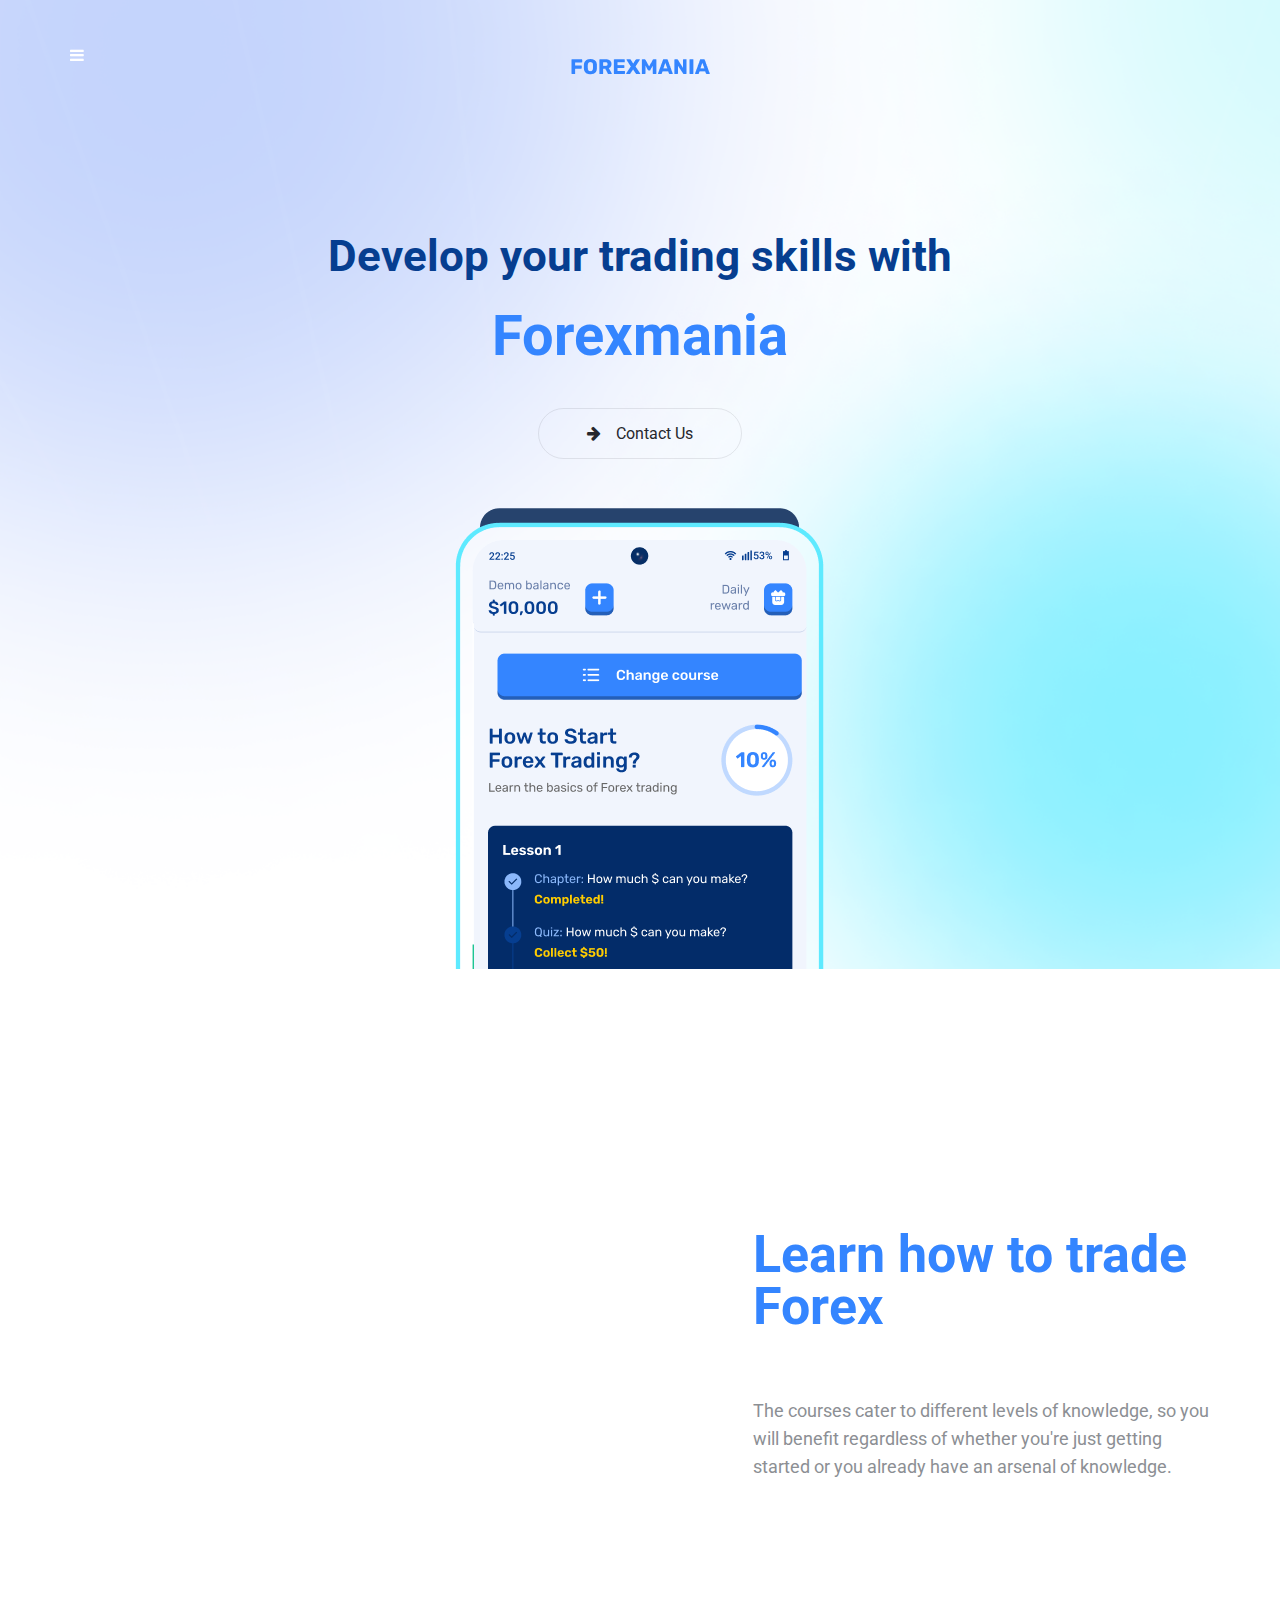
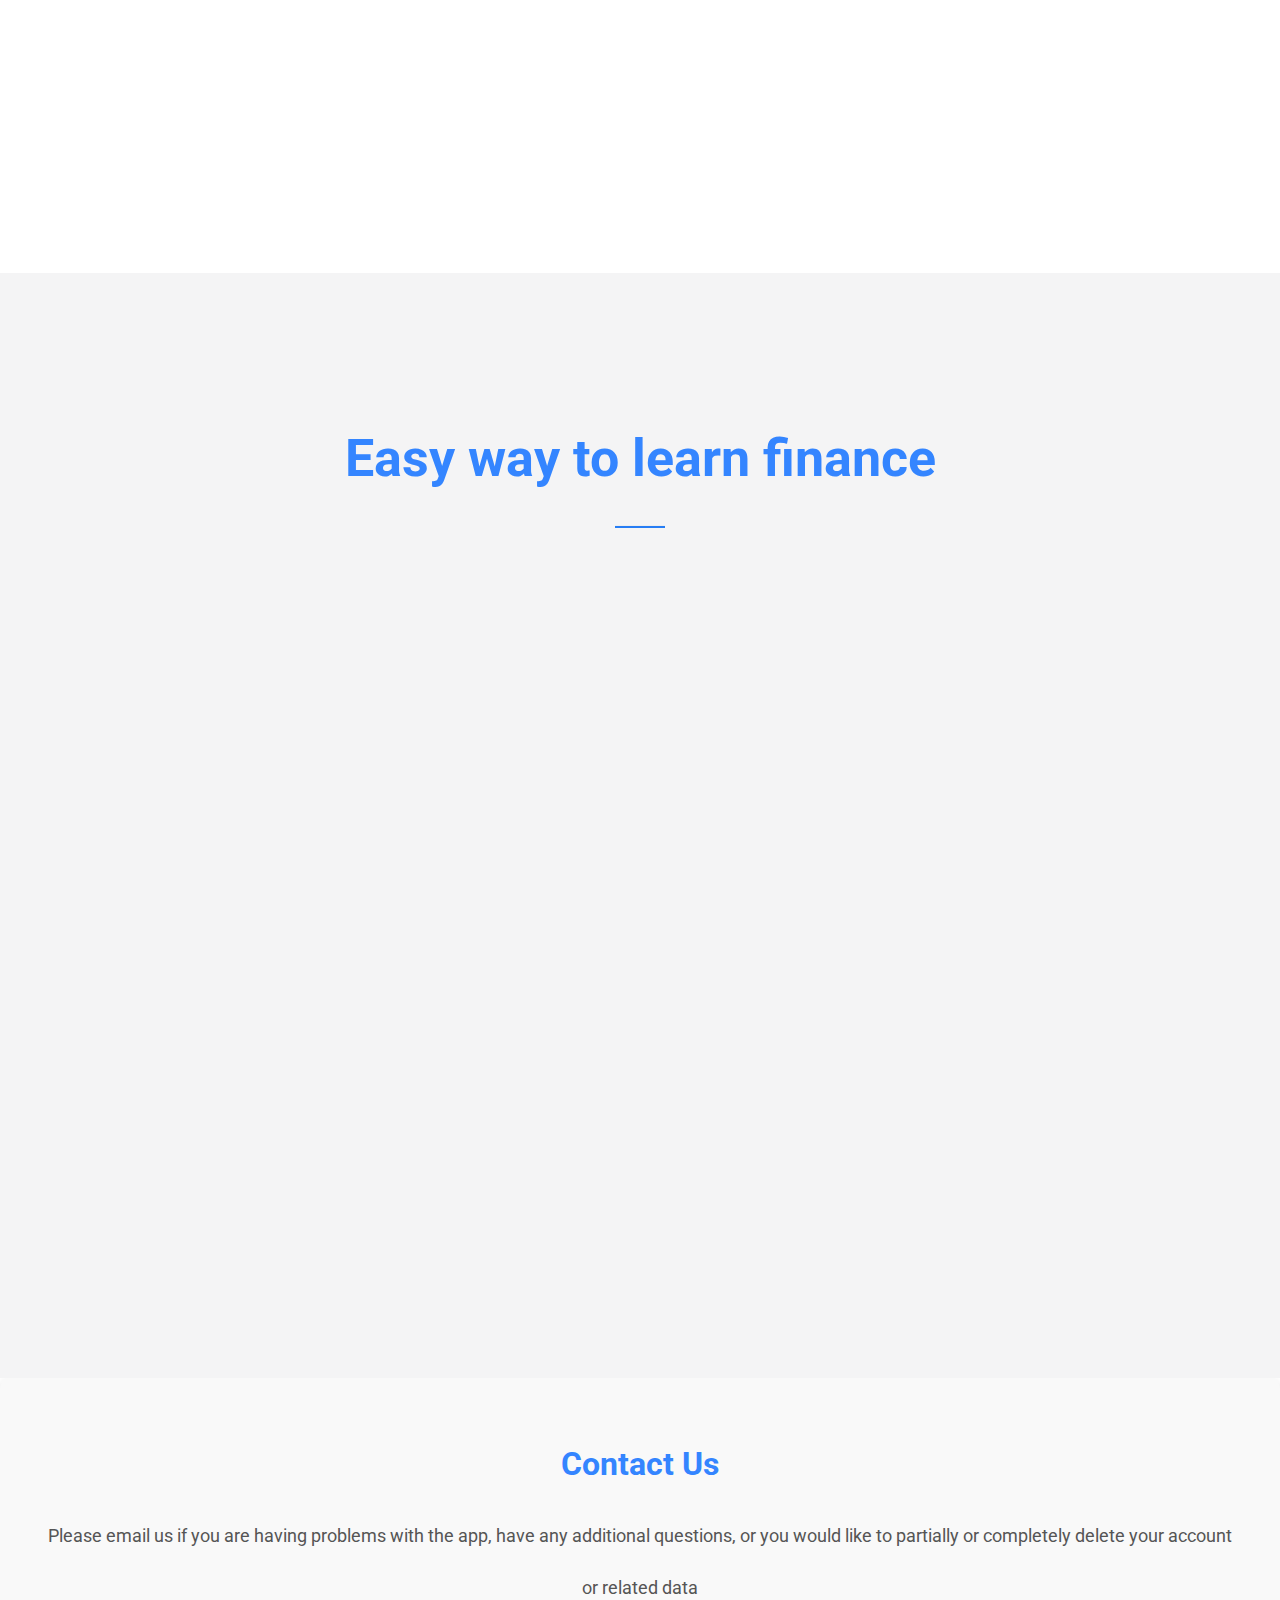
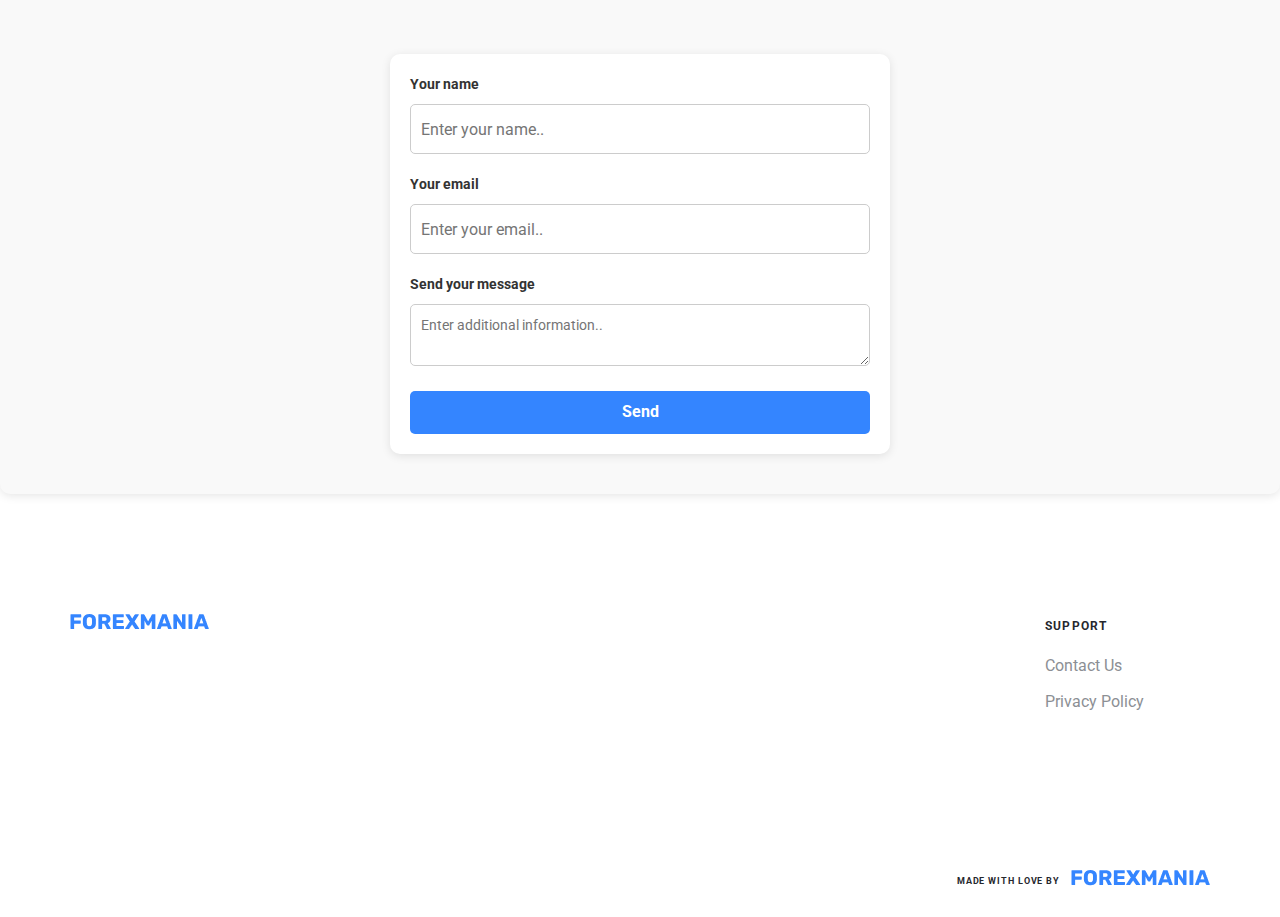
<file: index.html>
<!DOCTYPE html>
<html lang="en">
<head>
  <meta charset="utf-8">
  <meta http-equiv="X-UA-Compatible" content="IE=edge">
  <meta name="viewport" content="width=device-width, initial-scale=1">
  <!-- The above 3 meta tags *must* come first in the head; any other head content must come *after* these tags -->
  <title>Forexmania</title>
  <link rel="icon" href="images/favicon.png" type="image/x-icon">
  <link href='https://fonts.googleapis.com/css?family=Roboto:400,300,700,500' rel='stylesheet' type='text/css'>
  <link rel="stylesheet" href="fonts/font-awesome/css/font-awesome.min.css"> <!-- Font Awesome -->
  <link rel="stylesheet" href="css/normalize.css"> <!-- CSS reset -->
  <link rel="stylesheet" href="css/bootstrap.min.css"> <!-- Bootstrap Grid -->
  <link rel="stylesheet" href="https://cdn.linearicons.com/free/1.0.0/icon-font.min.css">
  <link rel="stylesheet" href="css/animate.min.css"><!-- Animate -->
	<link rel="stylesheet" href="css/style.css"> <!-- Resource style -->
  <link rel="stylesheet" href="css/magnific-popup.css"> <!-- Resource style -->


</head>
<body>

  <header id="main-nav">
    <div class="container">

      <a id="navigation" href="#"><i class="fa fa-bars"></i></a>

      <div id="slide_out_menu">
        <a href="#" class="menu-close"><i class="fa fa-times"></i></a>
        <div class="logo"><img src="images/logo.png" alt=""></div>
        <ul>
          <li><a href="contact.html" target="_blank">Contact Us</a></li>
        </ul>

        <!-- <div class="slide_out_menu_footer">
          <div class="more-info">
            
            <p>Download</a>
          </div>
          <ul class="socials">
            <a href="https://play.google.com/store/apps/details?id=com.forexmania.course" class="app_download"><img src="images/app-store-download.png" alt=""></a>
          </ul>
        </div> -->
      </div>

      <div class="row">
        <div class="col-md-4">
          <ul class="left">
            <li><a href="#"></a></li>
            <li><a href="#"></a></li>
            <li><a href="#"></a></li>
          </ul>
        </div>
        <div class="col-md-4 text-center">
          <a href="#" class="logo"><img src="images/logo.png" alt="New Providence"></a>
        </div>
        <div class="col-md-4">
          <ul class="right">
              <li><a href="#" class="help"></a></li>
              
              <!-- <a href="https://play.google.com/store/apps/details?id=com.forexmania.course" class="app_download"><img src="images/app-store-download.png" alt=""></a> -->
          </ul>
        </div>
      </div>
    </div>
  </header><!-- //Main Nav -->

  <section id="header">
    <div class="container">
      <div class="row">
        <div class="col-md-8 col-md-offset-2 text-center">
          <h1 class="wow fadeInUp" style="font-weight: bold; color: #063E90; font-size: 44px;">Develop your trading skills with </h1>
          <br>
          <p class="wow fadeInUp" style="font-weight: bold; color: #3485FF; font-size: 56px;" data-wow-delay=".2s">Forexmania</p>

          <a href="contact.html" class="btn btn-lg video-btn" target="_blank"><i class="fa fa-arrow-right"></i>Contact Us</a>

        </div>

        <!-- iPhone -->  
        <img class="header_iphone wow fadeInUp" src="images/header_iphone.png" alt="" data-wow-delay=".4s">
        <!-- //iPhone -->
  
      </div>
    </div>
  </section><!-- //Header -->

  

  <section id="iphone-feature">
    <div class="container">
      <div class="row">
        <div class="col-md-5 col-md-offset-7">
          <h2 style="font-weight: bold; color: #3485FF;">
            Learn how to trade Forex
          </h2>
          <p>
            The courses cater to different levels of knowledge, so you will benefit regardless of whether you're just getting started or you already have an arsenal of knowledge.
          </p>
          <div class="btns-container">
            
          </div>
        </div>

        <div class="iphone-showcase wow fadeInLeft">
          <div class="device">
            <img src="images/iphone-feature.png" alt="">
          </div>
        </div><!-- //iPhone Showcase -->


      </div>
    </div>
  </section><!-- //iPhone Feature -->


  <section id="iphone-screens">
    <div class="container">
      <div class="row">
        <div class="col-md-12 text-center">
          <h2 style="font-weight: bold; color: #3485FF;">Easy way to learn finance</h2>
          <hr>
        </div>
      </div>
    </div>

    <div class="images-showcase wow fadeIn">
      <ul class="images-list">
        <li>
          <img src="images/interface/img-1.png" alt="">
        </li>
        <li>
          <img src="images/interface/img-2.png" alt="">
        </li>
        <li class="main-img">
          <img src="images/interface/main-img.png" alt="">
        </li>
        <li>
          <img src="images/interface/img-3.png" alt="">
        </li>
        <li>
          <img src="images/interface/img-4.png" alt="">
        </li>
      </ul>
    </div>
    
  </section><!-- //iPhone Screens -->



  <section id="contacts2" class="contacts">

    <h2 class="heading"><span>Contact</span> Us</h2>

    <h2 class="heading2">Please email us if you are having problems with the app, have any additional questions, or you would like to partially or completely delete your account or related data</h2>

    <div class="row">

        <form action="https://api.web3forms.com/submit" method="POST">

            <input type="hidden" name="access_key" value="7797e5f2-b098-42be-9eb0-97a24c457461">

            <span>Your name</span>
            <input type="text" name="name" class="box" required placeholder="Enter your name.." autocomplete="off">

            <span>Your email</span>
            <input type="email" name="email" class="box" required placeholder="Enter your email.." autocomplete="off">

            <span>Send your message</span>
            <textarea name="additional_info" class="box" placeholder="Enter additional information.." autocomplete="off"></textarea>

            <input type="submit" value="Send" class="btn" name="send">

        </form>
    </div>
  </section>


  <footer id="footer">
    <div class="container footer-container">
      <div class="row">
        <div class="col-md-3">
          <img class="logo" src="images/logo.png" alt="">
          <!-- <p>Download and share Application</p> -->
          <!-- <a href="https://play.google.com/store/apps/details?id=com.forexmania.course" class="app_download"><img src="images/app-store-download.png" alt=""></a> -->
        </div>
        <div class="col-md-2 col-md-offset-3 col-sm-4 col-xs-6 footer-links">
          
        </div>
        <div class="col-md-2 col-sm-4 col-xs-6 footer-links">
          
        </div>
        <div class="col-md-2 col-sm-4 col-xs-6 footer-links">
          <ul>
            <li><p class="title">Support</p></li>
            <li><a href="contact.html" target="_blank">Contact Us</a></li>
            <li><a href="https://mystaralan.github.io/privacypolicy.io/privacy.html">Privacy Policy</a></li>
            
          </ul>
        </div>
      </div>
    </div>
    <div class="container copyright-container">
      <div class="row">
        <div class="col-md-6 text-left">
          <div class="more-info">
           
          </div>
        </div>
        <div class="col-md-6 text-right">
          <div class="made-by">Made with Love by <a href="index.html" target="_blank"><img src="images/logo.png" alt=""></a></div>
        </div>
      </div>
    </div>
  </footer>

  <script src="js/jquery-2.1.4.min.js"></script> <!-- jQuery -->
  <script src="js/bootstrap.min.js"></script>  <!-- Bootstrap -->
  <script src="js/wow.min.js"></script>  <!-- wow -->
  <script src="js/jquery.magnific-popup.min.js"></script>  <!-- wow -->
  <script src="js/main.js"></script>  <!-- Main Script -->
</body>
</html>
</file>
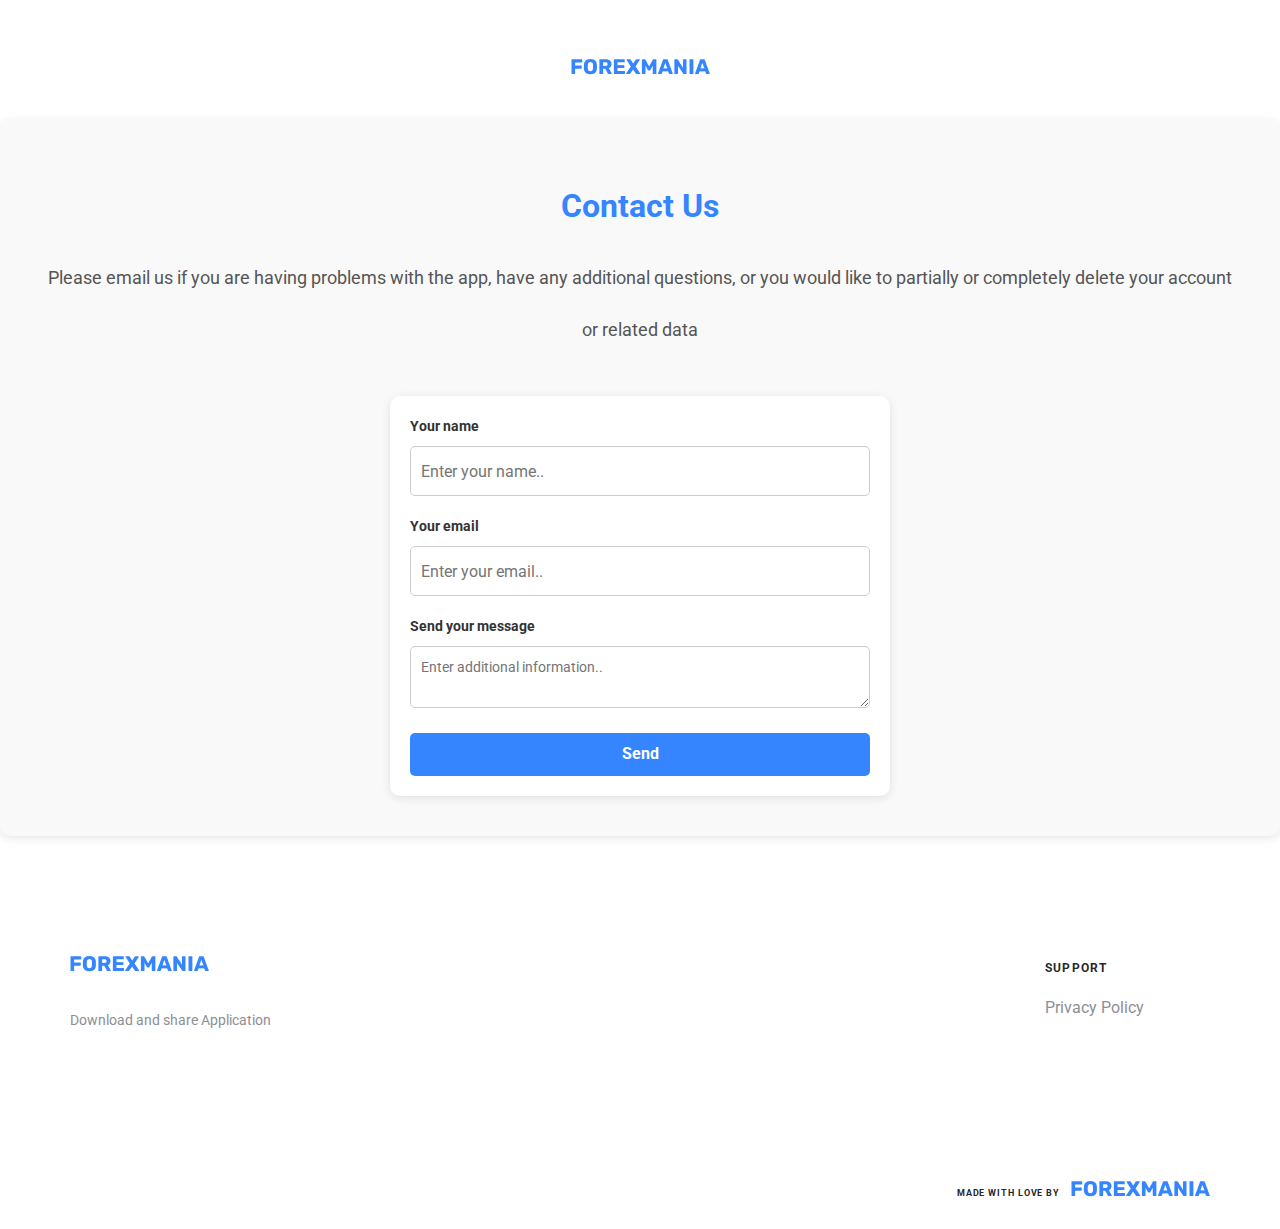
<file: contact.html>
<!DOCTYPE html>
<html lang="en">
<head>
  <meta charset="utf-8">
  <meta http-equiv="X-UA-Compatible" content="IE=edge">
  <meta name="viewport" content="width=device-width, initial-scale=1">
  <!-- The above 3 meta tags *must* come first in the head; any other head content must come *after* these tags -->
  <title>Contact Us</title>
  <link rel="icon" href="images/favicon.png" type="image/x-icon">
  <link href='https://fonts.googleapis.com/css?family=Roboto:400,300,700,500' rel='stylesheet' type='text/css'>
  <link rel="stylesheet" href="fonts/font-awesome/css/font-awesome.min.css"> <!-- Font Awesome -->
  <link rel="stylesheet" href="css/normalize.css"> <!-- CSS reset -->
  <link rel="stylesheet" href="css/bootstrap.min.css"> <!-- Bootstrap Grid -->
  <link rel="stylesheet" href="https://cdn.linearicons.com/free/1.0.0/icon-font.min.css">
  <link rel="stylesheet" href="css/animate.min.css"><!-- Animate -->
	<link rel="stylesheet" href="css/style.css"> <!-- Resource style -->
  <link rel="stylesheet" href="css/magnific-popup.css"> <!-- Resource style -->


</head>
<body>

    <header id="main-nav">
        <div class="container">
    
          <a id="navigation" href="#"><i class="fa fa-bars"></i></a>
    
          <div id="slide_out_menu">
            <a href="#" class="menu-close"><i class="fa fa-times"></i></a>
            <div class="logo"><img src="images/logo.png" alt=""></div>
            <ul>
              <li><a href="#contacts2">Contact Us</a></li>
            </ul>
    
            <div class="slide_out_menu_footer">
              <div class="more-info">
                
                <p>Download</a>
              </div>
              <ul class="socials">
                <!-- <a href="https://play.google.com/store/apps/details?id=com.forexmania.course" class="app_download"><img src="images/app-store-download.png" alt=""></a> -->
              </ul>
            </div>
          </div>
    
          <div class="row">
            <div class="col-md-4">
              <ul class="left">
                <li><a href="#"></a></li>
                <li><a href="#"></a></li>
                <li><a href="#"></a></li>
              </ul>
            </div>
            <div class="col-md-4 text-center">
              <a href="#" class="logo"><img src="images/logo.png" alt="New Providence"></a>
            </div>
            <div class="col-md-4">
              <ul class="right">
                  <li><a href="#" class="help"></a></li>
                  
                  <!-- <a href="https://play.google.com/store/apps/details?id=com.forexmania.course" class="app_download"><img src="images/app-store-download.png" alt=""></a> -->
              </ul>
            </div>
          </div>
        </div>
      </header><!-- //Main Nav -->

    
  <br>
  <br>
  <br>
  <br>
  <br>
  <br>
  
  


  <section id="contacts2" class="contacts">

    <h2 class="heading"><span>Contact</span> Us</h2>

    <h2 class="heading2">Please email us if you are having problems with the app, have any additional questions, or you would like to partially or completely delete your account or related data</h2>

    <div class="row">

        <form action="https://api.web3forms.com/submit" method="POST">

            <input type="hidden" name="access_key" value="7797e5f2-b098-42be-9eb0-97a24c457461">

            <span>Your name</span>
            <input type="text" name="name" class="box" required placeholder="Enter your name.." autocomplete="off">

            <span>Your email</span>
            <input type="email" name="email" class="box" required placeholder="Enter your email.." autocomplete="off">

            <span>Send your message</span>
            <textarea name="additional_info" class="box" placeholder="Enter additional information.." autocomplete="off"></textarea>

            <input type="submit" value="Send" class="btn" name="send">

        </form>
    </div>
  </section>

  <footer id="footer">
    <div class="container footer-container">
      <div class="row">
        <div class="col-md-3">
          <img class="logo" src="images/logo.png" alt="">
          <p>Download and share Application</p>
          <!-- <a href="https://play.google.com/store/apps/details?id=com.forexmania.course" class="app_download"><img src="images/app-store-download.png" alt=""></a> -->
        </div>
        <div class="col-md-2 col-md-offset-3 col-sm-4 col-xs-6 footer-links">
          
        </div>
        <div class="col-md-2 col-sm-4 col-xs-6 footer-links">
          
        </div>
        <div class="col-md-2 col-sm-4 col-xs-6 footer-links">
          <ul>
            <li><p class="title">Support</p></li>
            <li><a href="https://mystaralan.github.io/privacypolicy.io/privacy.html">Privacy Policy</a></li>
            
          </ul>
        </div>
      </div>
    </div>
    <div class="container copyright-container">
      <div class="row">
        <div class="col-md-6 text-left">
          <div class="more-info">
           
          </div>
        </div>
        <div class="col-md-6 text-right">
          <div class="made-by">Made with Love by <a href="index.html" target="_blank"><img src="images/logo.png" alt=""></a></div>
        </div>
      </div>
    </div>
  </footer>

  <script src="js/jquery-2.1.4.min.js"></script> <!-- jQuery -->
  <script src="js/bootstrap.min.js"></script>  <!-- Bootstrap -->
  <script src="js/wow.min.js"></script>  <!-- wow -->
  <script src="js/jquery.magnific-popup.min.js"></script>  <!-- wow -->
  <script src="js/main.js"></script>  <!-- Main Script -->
</body>
</html>
</file>
<file: css/style.css>
* {
  box-sizing: border-box;
}

html, body {
  font-family: 'Roboto', sans-serif;
  scroll-behavior: smooth;
  -webkit-font-smoothing: antialiased;
}

.cf:before,
.cf:after {
  content: "";
  display: table;
}

.cf:after {
  clear: both;
}

.cf {
  zoom: 1;
  /* For IE 6/7 (trigger hasLayout) */
}

h1, h2, h3, h4, h5, h6 {
  font-weight: 400;
}

h1 {
  font-size: 62px;
  line-height: 72px;
}

h2 {
  font-size: 52px;
  line-height: 52px;
  margin-bottom: 64px;
}

h3 {
  font-size: 32px;
  line-height: 38px;
  font-weight: 300;
  margin-bottom: 46px;
}

h4 {
  font-size: 26px;
  line-height: 34px;
  font-weight: 300;
  margin-bottom: 25px;
}

p.subtitle {
  font-size: 12px;
  letter-spacing: 0.1em;
  font-weight: 700;
  text-transform: uppercase;
}

p {
  font-size: 18px;
  line-height: 28px;
  color: #8c8f94;
}

a {
  color: #267df4;
  text-decoration: underline;
}

a:focus {
  outline: none;
}

.f-w-300 {
  font-weight: 300;
}

.f-w-400 {
  font-weight: 400;
}

ul {
  padding-left: 0px;
}

ul > li {
  list-style: none;
}

/*****************************************************
*** Buttons ***
*****************************************************/
.btn {
  font-size: 16px;
  font-weight: 400;
  padding: 9px 16px;
  text-decoration: none;
  color: #26272d;
  border: 1px solid rgba(38, 39, 45, 0.1);
  border-radius: 30px;
  -moz-border-radius: 30px;
  -webkit-border-radius: 30px;
}

.btn:active, .btn:focus {
  outline: none;
  box-shadow: none;
}

.btn-lg {
  padding: 14px 48px;
}

.btn-blue {
  background-color: #267df4;
  color: white;
}

.btn-green {
  background-color: #6fc754;
  color: white;
}

.btn-dark {
  background-color: #131315;
  color: white;
}

.btn-blue:hover, .btn-blue:focus,
.btn-green:hover, .btn-green:focus,
.btn-dark:hover, .btn-dark:focus {
  color: #ffffff;
}

/*****************************************************
*** Inputs ***
*****************************************************/
input[type="text"],
input[type="email"] {
  width: 502px;
  height: 50px;
  max-width: 100%;
  border: 1px solid rgba(38, 39, 45, 0.2);
  padding: 16px 26px;
  font-size: 16px;
  background-color: transparent;
  padding-right: 148px;
  border-radius: 30px;
  -moz-border-radius: 30px;
  -webkit-border-radius: 30px;
}

input[type="text"]:focus,
input[type="email"]:focus {
  outline: none;
  color: #26272d;
}

/*****************************************************
*** Forms ***
*****************************************************/
#ready-to-buy .form-group,
#subscribe .form-group {
  position: relative;
  width: 502px;
  max-width: 100%;
  margin: 0 auto;
}

#ready-to-buy .form-group .btn,
#subscribe .form-group .btn {
  position: absolute;
  top: 4px;
  right: 4px;
}

/*****************************************************
*** Main Nav ***
*****************************************************/
#main-nav {
  position: fixed;
  left: 0;
  top: 0;
  width: 100%;
  padding: 44px 0;
  font-size: 16px;
  z-index: 10;
  background-color: transparent;
  webkit-transition: all 0.37s cubic-bezier(0, 0, 0.58, 1);
  transition: all 0.37s cubic-bezier(0, 0, 0.58, 1);
}

#main-nav #navigation {
  color: #ffffff;
  text-decoration: none;
  position: absolute;
  top: 50%;
  margin-top: -16px;
  z-index: 2;
}

#main-nav #navigation:hover {
  color: #267df4 !important;
}

#main-nav ul {
  padding: 0;
}

#main-nav ul li {
  display: inline-block;
  margin-right: 40px;
}

#main-nav ul li a {
  color: #000000;
  font-weight: bold;
  text-decoration: none;
}

#main-nav ul li a:hover {
  color: #267df4;
}

#main-nav ul li .help {
  color: rgba(38, 39, 45, 0.4);
}

#main-nav ul li .btn-blue {
  color: #ffffff;
}

#main-nav ul li .btn-blue:hover {
  color: #ffffff;
}

#main-nav ul li:last-child {
  margin-right: 0;
}

#main-nav ul.left {
  text-align: left;
  margin-left: 50px;
}

#main-nav ul.left li {
  display: inline-block;
  padding: 9px 0;
}

#main-nav ul.left li:first-child {
  margin-right: 30px;
}

#main-nav ul.right {
  text-align: right;
}

#main-nav .logo {
  display: inline-block;
  padding-top: 11px;
}

#main-nav #slide_out_menu {
  position: fixed;
  display: block;
  width: 380px;
  max-width: 650px;
  height: 100%;
  left: -380px;
  top: 0;
  padding: 40px;
  z-index: 50;
  background: #26272d;
  transition: left 0.7s cubic-bezier(0.545, 0, 0.05, 1);
}

#main-nav #slide_out_menu .menu-close {
  position: absolute;
  color: #ffffff;
  right: 20px;
  top: 52px;
}

#main-nav #slide_out_menu ul {
  margin-top: 40px;
}

#main-nav #slide_out_menu ul li {
  display: block;
  margin: 10px 0;
}

#main-nav #slide_out_menu ul li a {
  color: #ffffff;
}

#main-nav #slide_out_menu ul li a:hover {
  color: #267df4;
}

#main-nav #slide_out_menu ul li .btn-blue:hover {
  color: #ffffff;
}

#main-nav #slide_out_menu ul li:last-child {
  margin-top: 20px;
}

#main-nav #slide_out_menu .slide_out_menu_footer {
  position: absolute;
  display: block;
  width: 100%;
  left: 0;
  bottom: 0;
  padding: 20px 40px 25px;
}

#main-nav #slide_out_menu .slide_out_menu_footer .more-info p {
  font-size: 14px;
  line-height: 24px;
  color: rgba(255, 255, 255, 0.8);
  margin: 0;
}

#main-nav #slide_out_menu .slide_out_menu_footer .socials {
  margin: 18px 0 0;
}

#main-nav #slide_out_menu .slide_out_menu_footer .socials li {
  display: inline-block;
  margin: 0 20px 0 0;
}

#main-nav #slide_out_menu .slide_out_menu_footer .socials li a {
  color: rgba(255, 255, 255, 0.8);
  transition: all .2s ease-in-out;
}

#main-nav #slide_out_menu .slide_out_menu_footer .socials li a:hover {
  color: #ffffff;
}

#main-nav #slide_out_menu .slide_out_menu_footer .socials li:last-child {
  margin-right: 0;
}

#main-nav #slide_out_menu.xs-screen {
  overflow-y: auto;
}

#main-nav #slide_out_menu.xs-screen ul {
  margin-top: 40px;
}

#main-nav #slide_out_menu.xs-screen .slide_out_menu_footer {
  position: relative;
  padding: 0;
  margin-top: 40px;
}

#main-nav #slide_out_menu.xs-screen .slide_out_menu_footer .more-info p {
  font-size: 14px;
  line-height: 24px;
  color: rgba(255, 255, 255, 0.8);
  margin: 0;
}

#main-nav #slide_out_menu.xs-screen .slide_out_menu_footer .socials {
  margin: 18px 0 0;
}

#main-nav #slide_out_menu.xs-screen .slide_out_menu_footer .socials li {
  display: inline-block;
  margin: 0 20px 0 0;
}

#main-nav #slide_out_menu.xs-screen .slide_out_menu_footer .socials li a {
  color: rgba(255, 255, 255, 0.8);
  transition: all .2s ease-in-out;
}

#main-nav #slide_out_menu.xs-screen .slide_out_menu_footer .socials li a:hover {
  color: #ffffff;
}

#main-nav #slide_out_menu.xs-screen .slide_out_menu_footer .socials li:last-child {
  margin-right: 0;
}

#main-nav #slide_out_menu.open {
  left: 0;
}

#main-nav.active {
  background-color: #ffffff;
  padding: 24px 0;
  box-shadow: 0 1px 10px rgba(0, 0, 0, 0.15);
  -ms-box-shadow: 0 1px 10px rgba(0, 0, 0, 0.15);
  -moz-box-shadow: 0 1px 10px rgba(0, 0, 0, 0.15);
  -webkit-box-shadow: 0 1px 10px rgba(0, 0, 0, 0.15);
}

/*****************************************************
*** Header ***
*****************************************************/
#header {
  padding: 200px 0 510px;
  background-image: url("../images/banner_background.png");
  background-repeat: no-repeat;
  background-position: center center;
  background-size: cover;
  position: relative;
  overflow: hidden;
}

#header p {
  font-size: 20px;
  color: #ffffff;
}

#header .header_iphone {
  position: absolute;
  bottom: -310px;
  left: 50%;
  margin-left: -185px;
}

#header .video-btn {
  margin-top: 48px;
}

#header .video-btn i {
  margin-right: 15px;
}

/*****************************************************
*** Features ***
*****************************************************/
#features {
  padding: 120px 0;
}

#features .feature {
  padding: 0px 38px;
}

#features .feature .f-icon {
  margin-bottom: 48px;
}

#features .feature .f-icon i {
  font-size: 42px;
  color: #267df4;
}

/*****************************************************
*** iPhone Feature ***
*****************************************************/
#iphone-feature {
  position: relative;
  padding: 240px 0 330px;
}

#iphone-feature .btns-container {
  margin-top: 62px;
}

#iphone-feature .btns-container a {
  margin-right: 20px;
  margin-bottom: 18px;
}

#iphone-feature .btns-container a i {
  margin-left: 50px;
  font-size: 14px;
}

#iphone-feature .btns-container a:last-child {
  margin-right: 0;
}

#iphone-feature .iphone-showcase {
  position: absolute;
  bottom: 110px;
  right: 50%;
}

/*****************************************************
*** Map Feature ***
*****************************************************/
.contacts {
  padding: 40px;
  background-color: #f9f9f9;
  border-radius: 10px;
  box-shadow: 0 2px 10px rgba(0, 0, 0, 0.1);
}

.contacts .heading {
  font-size: 32px;
  font-weight: bold;
  color: #3485FF;
  text-align: center;
  margin-bottom: 20px;
}

.contacts .heading2 {
  font-size: 18px;
  color: #555;
  text-align: center;
  margin-bottom: 40px;
}

.contacts .row {
  display: flex;
  flex-direction: column;
  align-items: center;
}

.contacts .img {
  margin-bottom: 20px;
}

.contacts .img img {
  max-width: 100%;
  height: auto;
  border-radius: 10px;
}

.contacts form {
  width: 100%;
  max-width: 500px;
  background-color: #fff;
  padding: 20px;
  border-radius: 10px;
  box-shadow: 0 2px 10px rgba(0, 0, 0, 0.1);
}

.contacts form span {
  display: block;
  margin-bottom: 10px;
  font-weight: bold;
  color: #333;
}

.contacts form .box {
  width: 100%;
  padding: 10px;
  margin-bottom: 20px;
  border: 1px solid #ccc;
  border-radius: 5px;
}

.contacts form .btn {
  display: inline-block;
  width: 100%;
  padding: 10px;
  background-color: #3485FF;
  color: #fff;
  border: none;
  border-radius: 5px;
  cursor: pointer;
  font-size: 16px;
  font-weight: bold;
  text-align: center;
}

.contacts form .btn:hover {
  background-color: #296dc1;
}


/*****************************************************
*** iPhone Screens ***
*****************************************************/
#iphone-screens {
  padding: 140px 0 800px;
  position: relative;
  background-color: #f4f4f5;
  overflow: hidden;
}

#iphone-screens h2 {
  margin-bottom: 0;
}

#iphone-screens hr {
  width: 50px;
  height: 2px;
  margin: 40px auto;
  background-color: #267df4;
}

#iphone-screens .images-list {
  width: 100%;
  position: relative;
}

#iphone-screens .images-list li {
  position: absolute;
  width: 320px;
  top: 92px;
  box-shadow: 10px 10px 16px 0px rgba(61, 61, 62, 0.15);
}

#iphone-screens .images-list li img {
  max-width: 100%;
}

#iphone-screens .images-list li:nth-child(1) {
  left: 50%;
  margin-left: -880px;
}

#iphone-screens .images-list li:nth-child(2) {
  left: 50%;
  margin-left: -530px;
}

#iphone-screens .images-list li:nth-child(4) {
  right: 50%;
  margin-right: -530px;
}

#iphone-screens .images-list li:nth-child(5) {
  right: 50%;
  margin-right: -880px;
}

#iphone-screens .images-list li.main-img {
  width: 395px;
  top: 0;
  left: 50%;
  margin-left: -193px;
  box-shadow: none;
}

#iphone-screens .images-list li.main-img img {
  max-width: 100%;
}

/*****************************************************
*** Buy ***
*****************************************************/
#ready-to-buy {
  padding: 120px 0 130px;
  background-color: #f4f4f5;
}

#ready-to-buy form {
  margin-bottom: 66px;
}

#ready-to-buy .btn i {
  font-size: 12px;
  margin-left: 18px;
}

#ready-to-buy .btn-dark {
  padding: 9px 28px;
}

#ready-to-buy .btn-dark i {
  font-size: 32px;
  display: inline-block;
  margin-left: 0;
  margin-right: 18px;
}

#ready-to-buy .btn-dark span {
  font-size: 12px;
  display: inline-block;
  text-align: left;
}

#ready-to-buy .btn-dark span b {
  font-size: 22px;
  line-height: 18px;
}

/*****************************************************
*** Customers ***
*****************************************************/
#customers {
  padding: 120px 0;
}

#customers i {
  color: #8c8f94;
  font-size: 22px;
}

#customers .star-rating {
  margin-top: 17px;
}

#customers .star-rating .gold-star {
  color: #f2bc3b;
}

#customers .customer-name {
  margin-top: 56px;
  font-size: 12px;
  font-weight: 700;
  text-transform: uppercase;
  letter-spacing: 0.1em;
  color: #26272d;
}

#customers .testimonial {
  padding-top: 174px;
}

#customers .carousel-indicators {
  position: absolute;
  top: 0;
  bottom: auto;
  width: 100%;
  z-index: 5;
  left: 0;
  margin-left: 0;
}

#customers .carousel-indicators li {
  width: 130px;
  height: 130px;
  border-radius: 0;
  margin: 0;
  border: none;
  opacity: .2;
  transform: scale(0.7);
  -ms-transform: scale(0.7);
  -webkit-transform: scale(0.7);
  transition: all 0.97s cubic-bezier(0.545, 0, 0.05, 1);
}

#customers .carousel-indicators li img {
  position: relative;
  border-radius: 100%;
  z-index: 2;
  box-shadow: 0px 12px 30px 0px rgba(92, 95, 101, 0.18);
}

#customers .carousel-indicators li:first-child {
  float: left;
}

#customers .carousel-indicators li:first-child img {
  box-shadow: 10px 12px 30px 0px rgba(92, 95, 101, 0.18);
}

#customers .carousel-indicators li:last-child {
  float: right;
}

#customers .carousel-indicators li:last-child img {
  box-shadow: -10px 12px 30px 0px rgba(92, 95, 101, 0.18);
}

#customers .carousel-indicators li.active {
  transform: scale(1);
  -ms-transform: scale(1);
  -webkit-transform: scale(1);
  opacity: 1;
}

#customers .carousel-control.left,
#customers .carousel-control.right {
  background: none;
  width: 41px;
  height: 41px;
  top: 45px;
  line-height: 41px;
}

#customers .carousel-control.left {
  left: -100px;
}

#customers .carousel-control.right {
  right: -100px;
}

/*****************************************************
*** Plan ***
*****************************************************/
#plan {
  padding: 160px 0 190px;
  background-color: #f4f4f5;
}

#plan .subtitle {
  color: #26272d;
}

#plan .toggle-container {
  margin-bottom: 70px;
}

#plan .toggle-container .switch-toggles {
  position: relative;
  width: 262px;
  height: 50px;
  border: 1px solid rgba(38, 39, 45, 0.2);
  border-radius: 30px;
  -moz-border-radius: 30px;
  -webkit-border-radius: 30px;
}

#plan .toggle-container .switch-toggles .individual, #plan .toggle-container .switch-toggles .company {
  position: relative;
  width: 130px;
  float: left;
  padding: 13px 10px;
  text-align: center;
  z-index: 2;
  cursor: pointer;
  font-size: 16px;
  color: #8c8f94;
  transition: color 0.7s cubic-bezier(0.545, 0, 0.05, 1);
}

#plan .toggle-container .switch-toggles .individual.active,
#plan .toggle-container .switch-toggles .company.active {
  color: #26272d;
}

#plan .toggle-container .switch-toggles:after {
  position: absolute;
  content: "";
  width: 122px;
  height: 42px;
  background: #ffffff;
  left: 3px;
  top: 3px;
  border-radius: 30px;
  -moz-border-radius: 30px;
  -webkit-border-radius: 30px;
  box-shadow: 2.5px 4.33px 20px 0px rgba(61, 61, 62, 0.059);
  -moz-box-shadow: 2.5px 4.33px 20px 0px rgba(61, 61, 62, 0.059);
  -webkitbox-shadow: 2.5px 4.33px 20px 0px rgba(61, 61, 62, 0.059);
  transition: all 0.7s cubic-bezier(0.545, 0, 0.05, 1);
}

#plan .toggle-container .switch-toggles.active:after {
  left: 135px;
  top: 3px;
}

#plan .info {
  font-size: 14px;
  margin-top: 24px;
}

#plan .price-table {
  position: relative;
  width: 340px;
  max-width: 50%;
  float: left;
  padding: 20px 0;
}

#plan .price-table .table-inner {
  background-color: #ebebed;
  padding: 40px 15px 50px;
}

#plan .price-table .table-inner h3 {
  margin: 0 auto 28px;
}

#plan .price-table .table-inner .price {
  font-size: 11px;
  font-weight: 700;
  text-transform: uppercase;
  letter-spacing: 0.1em;
  color: #26272d;
  padding: 9px 18px;
  border: 1px solid rgba(38, 39, 45, 0.2);
  display: inline-block;
  margin-bottom: 40px;
  border-radius: 30px;
  -moz-border-radius: 30px;
  -webkit-border-radius: 30px;
}

#plan .price-table .table-inner .phrase {
  font-size: 20px;
  line-height: 28px;
  margin-bottom: 38px;
}

#plan .price-table .table-inner .feature-list li {
  font-size: 16px;
  line-height: 24px;
  color: #26272d;
  margin-bottom: 12px;
}

#plan .price-table .table-inner .feature-list li i {
  color: #6fc754;
}

#plan .price-table .table-inner .feature-list li:last-child {
  margin-bottom: 34px;
}

#plan .price-table .table-inner .btn {
  width: 210px;
  max-width: 100%;
}

#plan .price-table .table-inner .btn-blue {
  background-color: transparent;
  border: 1px solid #267df4;
  color: #267df4;
}

#plan .price-table.highlighted {
  z-index: 2;
  padding: 0;
  box-shadow: 15px 25px 50px 0px rgba(92, 95, 101, 0.2);
  -moz-box-shadow: 15px 25px 50px 0px rgba(92, 95, 101, 0.2);
  -webkit-box-shadow: 15px 25px 50px 0px rgba(92, 95, 101, 0.2);
}

#plan .price-table.highlighted .table-inner {
  background-color: #ffffff;
  padding: 60px 15px 70px;
}

#plan .price-table.highlighted .btn-blue {
  background-color: #267df4;
  color: #ffffff;
}

#plan #price_tables .individual, #plan #price_tables .company {
  position: relative;
  width: 100%;
  opacity: 0;
  -webkit-transform: scale(0.95);
          transform: scale(0.95);
  transition: opacity 0.97s, -webkit-transform 0.97s;
  transition: opacity 0.97s, transform 0.97s;
  transition: opacity 0.97s, transform 0.97s, -webkit-transform 0.97s;
  transition-timing-function: cubic-bezier(0.545, 0, 0.05, 1);
}

#plan #price_tables .individual .price-table, #plan #price_tables .company .price-table {
  display: none;
}

#plan #price_tables .individual.active, #plan #price_tables .company.active {
  opacity: 1;
  -webkit-transform: scale(1);
          transform: scale(1);
}

#plan #price_tables .individual.active .price-table, #plan #price_tables .company.active .price-table {
  display: block;
}

/*****************************************************
*** Subscribe ***
*****************************************************/
#subscribe {
  padding: 90px 0 50px;
}

#subscribe .btn {
  padding-left: 34px;
  padding-right: 34px;
}

#subscribe .promise {
  font-size: 14px;
  margin-top: 10px;
  margin-bottom: 0;
}

/*****************************************************
*** Footer ***
*****************************************************/
#footer {
  color: #8c8f94;
  font-size: 16px;
}

#footer .footer-container {
  padding-top: 120px;
  padding-bottom: 120px;
}

#footer .copyright-container {
  padding-top: 20px;
  padding-bottom: 25px;
}

#footer .logo {
  margin-bottom: 36px;
}

#footer p {
  font-size: 14px;
  line-height: 24px;
}

#footer .app_download img {
  margin-top: 6px;
}

#footer ul li .title {
  font-weight: 700;
  text-transform: uppercase;
  letter-spacing: 0.1em;
  color: #26272d;
  font-size: 12px;
}

#footer ul li a {
  color: #8c8f94;
  text-decoration: none;
  line-height: 36px;
}

#footer ul li a:hover {
  color: #26272d;
}

#footer .socials {
  margin-top: 32px;
}

#footer .socials li {
  display: inline-block;
  font-size: 20px;
  margin-right: 20px;
}

#footer .socials li a {
  color: rgba(19, 19, 21, 0.3);
}

#footer .socials li:last-child {
  margin-right: 0;
}

#footer .more-info {
  line-height: 24px;
  font-size: 14px;
}

#footer .made-by {
  font-size: 9px;
  font-weight: 700;
  line-height: 22px;
  color: #26272d;
  text-transform: uppercase;
  letter-spacing: 0.1em;
}

#footer .made-by a img {
  margin-top: -8px;
  margin-left: 8px;
}

/*****************************************************
Responsive Styles
*****************************************************/
@media only screen and (max-width: 992px) {
  /*** Main Nav ***/
  #main-nav .col-md-4:first-child,
  #main-nav .col-md-4:last-child {
    display: none;
  }
  #main-nav .logo {
    padding-top: 0px;
  }
  #main-nav #slide_out_menu {
    position: fixed;
    display: block;
    width: 300px;
    height: 100%;
    left: -300px;
  }
  #main-nav #slide_out_menu .menu-close {
    top: 41px;
  }
  /*** Features ***/
  #features {
    padding: 100px 0;
  }
  #features .feature-item {
    margin-bottom: 80px;
  }
  #features .feature-item:last-child {
    margin-bottom: 0;
  }
  #features .feature {
    padding: 0px 0px;
  }
  #features .feature .f-icon {
    margin-bottom: 48px;
  }
  #features .feature .f-icon i {
    font-size: 42px;
    color: #267df4;
  }
  /*** iPhone Feature ***/
  #iphone-feature {
    padding: 80px 0 60px;
  }
  #iphone-feature .iphone-showcase {
    position: relative;
    bottom: auto;
    right: auto;
    padding: 0 15px;
    margin-top: 64px;
  }
  #iphone-feature .iphone-showcase img {
    width: 100%;
  }
  /*** Map Feature ***/
  #map-feature {
    padding: 80px 0 100px;
  }
  #map-feature .map-showcase {
    position: relative;
    bottom: auto;
    left: auto;
    padding: 0 15px;
    margin-top: 64px;
  }
  #map-feature .map-showcase img {
    width: 100%;
  }
  /*** iPhone Screens ***/
  #iphone-screens {
    padding: 120px 0 620px;
  }
  #iphone-screens .images-list li {
    position: absolute;
    width: 240px;
    top: 68px;
  }
  #iphone-screens .images-list li img {
    max-width: 100%;
  }
  #iphone-screens .images-list li:nth-child(1) {
    margin-left: -680px;
  }
  #iphone-screens .images-list li:nth-child(2) {
    margin-left: -410px;
  }
  #iphone-screens .images-list li:nth-child(4) {
    margin-right: -410px;
  }
  #iphone-screens .images-list li:nth-child(5) {
    margin-right: -680px;
  }
  #iphone-screens .images-list li.main-img {
    width: 295px;
    margin-left: -148px;
  }
  /*** Customers ***/
  #customers .carousel-control.left,
  #customers .carousel-control.right {
    display: none;
  }
  /*** Plan ***/
  #plan {
    padding: 120px 0 150px;
  }
  #plan #price_tables .individual.active, #plan #price_tables .company.active {
    margin-top: 80px;
  }
  #plan .toggle-container .switch-toggles .individual, #plan .toggle-container .switch-toggles .company {
    margin-top: 0;
  }
  /*** Footer ***/
  #footer .socials {
    margin-bottom: 60px;
  }
  #footer .footer-links {
    margin-bottom: 30px;
  }
  #footer .footer-links:last-child {
    margin-bottom: 0;
  }
  /*** Copyright Container ***/
  .copyright-container .text-right {
    text-align: left;
    margin-top: 22px;
  }
}

@media only screen and (max-width: 768px) {
  /*** iPhone Screens ***/
  #iphone-screens {
    padding: 120px 0 460px;
  }
  #iphone-screens .images-list li {
    position: absolute;
    width: 178px;
    top: 52px;
  }
  #iphone-screens .images-list li img {
    max-width: 100%;
  }
  #iphone-screens .images-list li:nth-child(1) {
    margin-left: -502px;
  }
  #iphone-screens .images-list li:nth-child(2) {
    margin-left: -304px;
  }
  #iphone-screens .images-list li:nth-child(4) {
    margin-right: -304px;
  }
  #iphone-screens .images-list li:nth-child(5) {
    margin-right: -502px;
  }
  #iphone-screens .images-list li.main-img {
    width: 220px;
    margin-left: -110px;
  }
}

@media only screen and (max-width: 575px) {
  input[type="text"],
  input[type="email"] {
    padding: 16px 26px;
  }
  /*** Header ***/
  #header {
    padding: 160px 0 460px;
  }
  #header .header_iphone {
    bottom: -220px;
    margin-left: -140px;
    width: 280px;
  }
  /*** Ready to Buy  ***/
  #ready-to-buy .form-group .btn,
  #subscribe .form-group .btn {
    position: relative;
    margin-top: 14px;
  }
  /*** Customers ***/
  #customers {
    padding: 120px 0;
  }
  #customers .carousel-indicators li {
    width: 90px;
    height: 90px;
  }
  /*** Plan ***/
  #plan {
    padding: 120px 0 100px;
  }
  #plan .price-table {
    width: 340px;
    max-width: 100%;
    padding: 0px 15px;
    margin: 0 auto;
    float: none;
  }
  /*** Footer ***/
  #footer .footer-container {
    padding-top: 80px;
    padding-bottom: 80px;
  }
  #footer .footer-links {
    width: 100%;
  }
}
/*# sourceMappingURL=style.css.map */
</file>
